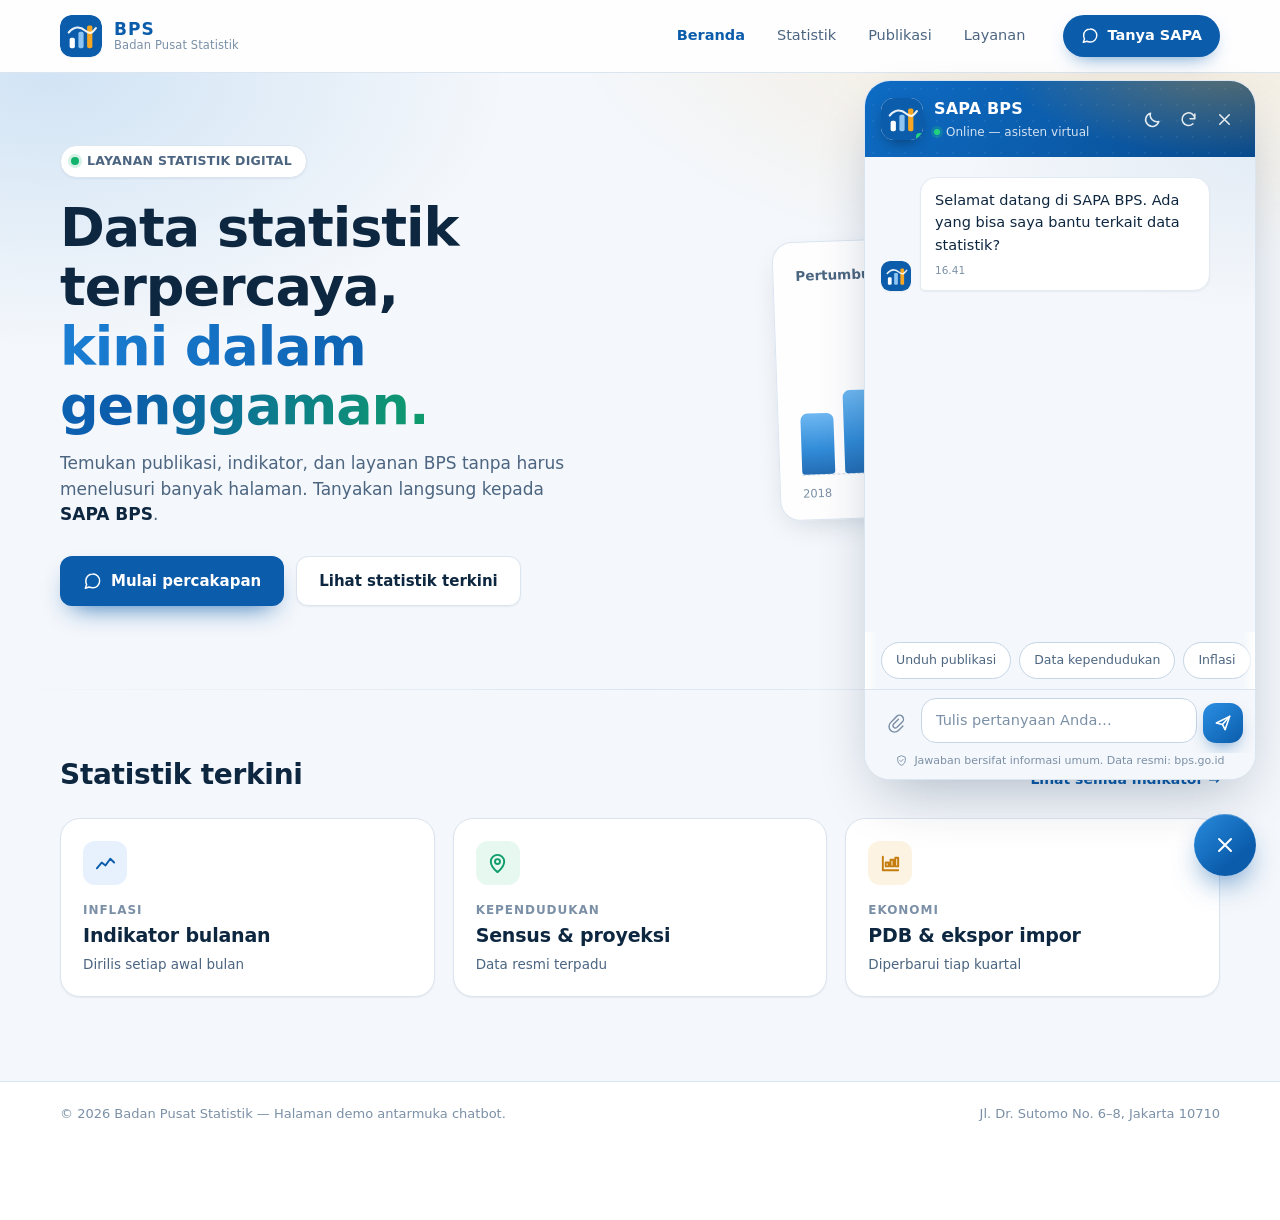
<file: index.html>
<!DOCTYPE html>
<html lang="id">
<head>
  <meta charset="UTF-8" />
  <meta name="viewport" content="width=device-width, initial-scale=1.0" />
  <meta name="description" content="SAPA BPS — Asisten virtual Badan Pusat Statistik untuk membantu menemukan data dan layanan statistik." />
  <title>SAPA BPS — Chatbot Statistik</title>
  <link rel="icon" href="data:image/svg+xml,%3Csvg xmlns='http://www.w3.org/2000/svg' viewBox='0 0 48 48'%3E%3Crect width='48' height='48' rx='12' fill='%230b5cab'/%3E%3Crect x='11' y='26' width='6' height='12' rx='2' fill='%23fff'/%3E%3Crect x='21' y='19' width='6' height='19' rx='2' fill='%238ec5f2'/%3E%3Crect x='31' y='12' width='6' height='26' rx='2' fill='%23f5a623'/%3E%3C/svg%3E" />
  <link rel="stylesheet" href="assets/css/style.css" />
</head>
<body data-theme="light">

  <a class="skip-link" href="#main">Lewati ke konten</a>

  <!-- ============ HEADER DEMO ============ -->
  <header class="site-header">
    <div class="container header-inner">
      <a class="brand" href="#" aria-label="Beranda BPS">
        <span class="brand-mark">
          <svg viewBox="0 0 48 48" aria-hidden="true">
            <rect width="48" height="48" rx="12" fill="#0b5cab" />
            <rect x="11" y="26" width="6" height="12" rx="2" fill="#ffffff" />
            <rect x="21" y="19" width="6" height="19" rx="2" fill="#8ec5f2" />
            <rect x="31" y="12" width="6" height="26" rx="2" fill="#f5a623" />
            <path d="M10 20c6-7 13-7 19-2s9 1 12-3" fill="none" stroke="#ffffff" stroke-width="2.5" stroke-linecap="round" opacity=".9" />
          </svg>
        </span>
        <span class="brand-text">
          <strong>BPS</strong>
          <small>Badan Pusat Statistik</small>
        </span>
      </a>

      <nav class="site-nav" aria-label="Navigasi utama">
        <a href="#" class="is-active">Beranda</a>
        <a href="#">Statistik</a>
        <a href="#">Publikasi</a>
        <a href="#">Layanan</a>
      </nav>

      <button class="header-cta" type="button">
        <svg viewBox="0 0 24 24" aria-hidden="true"><path d="M21 11.5a8.4 8.4 0 0 1-9 8.4 9.9 9.9 0 0 1-4.2-.9L3 20.5l1.6-4.6A8.3 8.3 0 0 1 3.6 11a8.4 8.4 0 0 1 8.4-8.4A8.4 8.4 0 0 1 21 11.5Z" fill="none" stroke="currentColor" stroke-width="1.9" stroke-linejoin="round"/></svg>
        Tanya SAPA
      </button>
    </div>
  </header>

  <main id="main">
    <!-- ============ HERO ============ -->
    <section class="hero">
      <div class="container hero-inner">
        <div class="hero-copy">
          <span class="eyebrow"><i></i> Layanan Statistik Digital</span>
          <h1>Data statistik terpercaya,<br /><span>kini dalam genggaman.</span></h1>
          <p>
            Temukan publikasi, indikator, dan layanan BPS tanpa harus menelusuri
            banyak halaman. Tanyakan langsung kepada <strong>SAPA BPS</strong>.
          </p>
          <div class="hero-actions">
            <button class="btn btn-primary" type="button">
              <svg viewBox="0 0 24 24" aria-hidden="true"><path d="M21 11.5a8.4 8.4 0 0 1-9 8.4 9.9 9.9 0 0 1-4.2-.9L3 20.5l1.6-4.6A8.3 8.3 0 0 1 3.6 11a8.4 8.4 0 0 1 8.4-8.4A8.4 8.4 0 0 1 21 11.5Z" fill="none" stroke="currentColor" stroke-width="1.9" stroke-linejoin="round"/></svg>
              Mulai percakapan
            </button>
            <a class="btn btn-ghost" href="#statistik">Lihat statistik terkini</a>
          </div>
        </div>

        <div class="hero-visual" aria-hidden="true">
          <div class="glass-card chart-card">
            <div class="chart-card-head">
              <span>Pertumbuhan Ekonomi</span>
              <span class="pill">Tahunan</span>
            </div>
            <div class="bars">
              <span style="--h:38%"></span>
              <span style="--h:52%"></span>
              <span style="--h:46%"></span>
              <span style="--h:64%"></span>
              <span style="--h:58%"></span>
              <span style="--h:78%"></span>
              <span style="--h:71%"></span>
              <span style="--h:88%"></span>
            </div>
            <div class="bars-axis"><span>2018</span><span>2020</span><span>2022</span><span>2024</span></div>
          </div>
          <div class="glass-card float-card">
            <span class="float-icon">
              <svg viewBox="0 0 24 24" aria-hidden="true"><path d="M4 19V5m0 14h16M8 15l3.5-4 3 2.5L20 7" fill="none" stroke="currentColor" stroke-width="2" stroke-linecap="round" stroke-linejoin="round"/></svg>
            </span>
            <div>
              <strong>1.000+</strong>
              <small>Publikasi tersedia</small>
            </div>
          </div>
        </div>
      </div>
    </section>

    <!-- ============ STATISTIK ============ -->
    <section class="stats" id="statistik">
      <div class="container">
        <div class="section-head">
          <h2>Statistik terkini</h2>
          <a href="#">Lihat semua indikator →</a>
        </div>
        <div class="stats-grid">
          <article class="stat-card">
            <span class="stat-icon" style="--tint:#e7f1fd;--ink:#0b5cab">
              <svg viewBox="0 0 24 24" aria-hidden="true"><path d="M3 17l5-6 4 3 5-7 4 4" fill="none" stroke="currentColor" stroke-width="2" stroke-linecap="round" stroke-linejoin="round"/></svg>
            </span>
            <p class="stat-label">Inflasi</p>
            <p class="stat-value">Indikator bulanan</p>
            <p class="stat-note">Dirilis setiap awal bulan</p>
          </article>
          <article class="stat-card">
            <span class="stat-icon" style="--tint:#e6f8f0;--ink:#0f9d6b">
              <svg viewBox="0 0 24 24" aria-hidden="true"><path d="M12 21s7-5.4 7-11a7 7 0 1 0-14 0c0 5.6 7 11 7 11Z" fill="none" stroke="currentColor" stroke-width="2" stroke-linejoin="round"/><circle cx="12" cy="10" r="2.6" fill="none" stroke="currentColor" stroke-width="2"/></svg>
            </span>
            <p class="stat-label">Kependudukan</p>
            <p class="stat-value">Sensus &amp; proyeksi</p>
            <p class="stat-note">Data resmi terpadu</p>
          </article>
          <article class="stat-card">
            <span class="stat-icon" style="--tint:#fdf3e2;--ink:#c47c0c">
              <svg viewBox="0 0 24 24" aria-hidden="true"><path d="M4 19V5m0 14h16M7 15h3v-4H7zm5 0h3V8h-3zm5 0h3V6h-3z" fill="none" stroke="currentColor" stroke-width="2" stroke-linecap="round" stroke-linejoin="round"/></svg>
            </span>
            <p class="stat-label">Ekonomi</p>
            <p class="stat-value">PDB &amp; ekspor impor</p>
            <p class="stat-note">Diperbarui tiap kuartal</p>
          </article>
        </div>
      </div>
    </section>
  </main>

  <footer class="site-footer">
    <div class="container footer-inner">
      <p>© 2026 Badan Pusat Statistik — Halaman demo antarmuka chatbot.</p>
      <p>Jl. Dr. Sutomo No. 6–8, Jakarta 10710</p>
    </div>
  </footer>

  <!-- ============ CHAT WIDGET ============ -->
  <div class="chat-widget is-open" id="chatWidget">
    <button class="chat-launcher" id="chatLauncher" type="button"
            aria-label="Tutup chatbot SAPA BPS" aria-expanded="true" aria-controls="chatPanel">
      <span class="launcher-icon launcher-icon--chat" aria-hidden="true">
        <svg viewBox="0 0 24 24"><path d="M21 11.5a8.4 8.4 0 0 1-9 8.4 9.9 9.9 0 0 1-4.2-.9L3 20.5l1.6-4.6A8.3 8.3 0 0 1 3.6 11a8.4 8.4 0 0 1 8.4-8.4A8.4 8.4 0 0 1 21 11.5Z" fill="none" stroke="currentColor" stroke-width="1.8" stroke-linejoin="round"/><circle cx="8.4" cy="11.3" r="1.1" fill="currentColor"/><circle cx="12" cy="11.3" r="1.1" fill="currentColor"/><circle cx="15.6" cy="11.3" r="1.1" fill="currentColor"/></svg>
      </span>
      <span class="launcher-icon launcher-icon--close" aria-hidden="true">
        <svg viewBox="0 0 24 24"><path d="M6 6l12 12M18 6L6 18" fill="none" stroke="currentColor" stroke-width="2" stroke-linecap="round"/></svg>
      </span>
    </button>

    <section class="chat-panel" id="chatPanel" role="dialog" aria-modal="false"
             aria-labelledby="chatTitle" aria-hidden="false">
      <header class="chat-header">
        <div class="chat-brand">
          <span class="chat-avatar" aria-hidden="true">
            <svg viewBox="0 0 48 48">
              <rect width="48" height="48" rx="12" fill="#0b5cab" />
              <rect x="11" y="26" width="6" height="12" rx="2" fill="#ffffff" />
              <rect x="21" y="19" width="6" height="19" rx="2" fill="#8ec5f2" />
              <rect x="31" y="12" width="6" height="26" rx="2" fill="#f5a623" />
              <path d="M10 20c6-7 13-7 19-2s9 1 12-3" fill="none" stroke="#ffffff" stroke-width="2.5" stroke-linecap="round" opacity=".9" />
            </svg>
            <span class="online-dot"></span>
          </span>
          <div class="chat-brand-text">
            <h2 id="chatTitle">SAPA BPS</h2>
            <p><span class="status-dot"></span> Online — asisten virtual</p>
          </div>
        </div>
        <div class="chat-actions">
          <button class="icon-btn" type="button" aria-label="Ganti tema" title="Ganti tema">
            <svg class="icon-moon" viewBox="0 0 24 24" aria-hidden="true"><path d="M20 14.5A8.5 8.5 0 0 1 9.5 4a8.5 8.5 0 1 0 10.5 10.5Z" fill="none" stroke="currentColor" stroke-width="1.9" stroke-linejoin="round"/></svg>
            <svg class="icon-sun" viewBox="0 0 24 24" aria-hidden="true"><circle cx="12" cy="12" r="4.2" fill="none" stroke="currentColor" stroke-width="1.9"/><path d="M12 2.8v2.2M12 19v2.2M2.8 12H5m14 0h2.2M5.5 5.5l1.6 1.6m9.8 9.8 1.6 1.6m0-13-1.6 1.6M7.1 16.9l-1.6 1.6" stroke="currentColor" stroke-width="1.9" stroke-linecap="round"/></svg>
          </button>
          <button class="icon-btn" type="button" aria-label="Mulai ulang percakapan" title="Mulai ulang">
            <svg viewBox="0 0 24 24" aria-hidden="true"><path d="M20 11a8 8 0 1 0-2.4 6.4M20 5v6h-6" fill="none" stroke="currentColor" stroke-width="1.9" stroke-linecap="round" stroke-linejoin="round"/></svg>
          </button>
          <button class="icon-btn icon-btn--close" type="button" aria-label="Tutup chatbot" title="Tutup">
            <svg viewBox="0 0 24 24" aria-hidden="true"><path d="M6 6l12 12M18 6L6 18" fill="none" stroke="currentColor" stroke-width="2" stroke-linecap="round"/></svg>
          </button>
        </div>
      </header>

      <div class="chat-messages" id="chatMessages" role="log" aria-live="polite" aria-label="Percakapan dengan SAPA BPS"></div>

      <div class="chat-suggestions" id="chatSuggestions" aria-label="Pertanyaan yang disarankan"></div>

      <form class="chat-form" id="chatForm" autocomplete="off">
        <button class="icon-btn attach-btn" type="button" aria-label="Lampirkan berkas" title="Lampirkan berkas">
          <svg viewBox="0 0 24 24" aria-hidden="true"><path d="m14.5 6.5-6.4 6.4a3 3 0 0 0 4.2 4.2l7-7a5 5 0 0 0-7.1-7.1L4.6 10.9a7 7 0 0 0 9.9 9.9l5.6-5.6" fill="none" stroke="currentColor" stroke-width="1.8" stroke-linecap="round" stroke-linejoin="round"/></svg>
        </button>
        <div class="input-wrap">
          <textarea id="chatInput" rows="1" maxlength="600" placeholder="Tulis pertanyaan Anda…" aria-label="Pesan untuk SAPA BPS"></textarea>
        </div>
        <button class="send-btn" id="sendBtn" type="submit" aria-label="Kirim pesan">
          <svg viewBox="0 0 24 24" aria-hidden="true"><path d="m4 12 16-8-5.5 16-3.2-6.3L4 12Z" fill="none" stroke="currentColor" stroke-width="1.9" stroke-linejoin="round" stroke-linecap="round"/><path d="M11.3 13.7 20 4" fill="none" stroke="currentColor" stroke-width="1.9" stroke-linecap="round"/></svg>
        </button>
      </form>

      <p class="chat-footer">
        <svg viewBox="0 0 24 24" aria-hidden="true"><path d="M12 3l7 3v5.5c0 4.4-3 7.7-7 9.5-4-1.8-7-5.1-7-9.5V6l7-3Z" fill="none" stroke="currentColor" stroke-width="1.7" stroke-linejoin="round"/><path d="m9 12 2 2 4-4" fill="none" stroke="currentColor" stroke-width="1.7" stroke-linecap="round" stroke-linejoin="round"/></svg>
        Jawaban bersifat informasi umum. Data resmi: bps.go.id
      </p>
    </section>
  </div>

  <script src="assets/js/config.js"></script>
  <script src="assets/js/chat.js"></script>
</body>
</html>
</file>
<file: assets/css/style.css>
/* ==========================================================================
   SAPA BPS — Chatbot UI
   Struktur:
   1. Design tokens & reset
   2. Halaman demo (header, hero, statistik, footer)
   3. Widget chat
   4. Responsif
   ========================================================================== */

/* ---------- 1. Tokens & reset ---------- */
:root {
  --font: "Inter", "Segoe UI", system-ui, -apple-system, "Helvetica Neue", Arial, sans-serif;

  --bg: #f4f7fb;
  --surface: #ffffff;
  --surface-soft: #eef4fa;
  --line: #dbe5f0;
  --line-strong: #c6d5e6;

  --text: #0e2740;
  --text-soft: #4c6580;
  --text-muted: #7b90a6;

  --primary: #0b5cab;
  --primary-strong: #084a8c;
  --primary-soft: #e8f1fb;
  --accent: #f5a623;
  --accent-soft: #fef4e2;
  --success: #10b26c;

  --bubble-bot: #f2f6fb;
  --bubble-bot-line: #e2eaf3;
  --bubble-user: linear-gradient(135deg, #1b7fd4 0%, #0b5cab 100%);
  --bubble-user-text: #ffffff;

  --shadow-sm: 0 1px 2px rgba(13, 39, 64, .06);
  --shadow-md: 0 10px 30px -12px rgba(13, 45, 80, .22);
  --shadow-lg: 0 24px 60px -18px rgba(9, 38, 71, .32);
  --ring: 0 0 0 3px rgba(27, 127, 212, .28);

  --radius-sm: 10px;
  --radius-md: 14px;
  --radius-lg: 20px;
  --radius-xl: 26px;

  color-scheme: light;
}

[data-theme="dark"] {
  --bg: #071522;
  --surface: #0d2133;
  --surface-soft: #122b41;
  --line: #1e3a52;
  --line-strong: #2a4a67;

  --text: #e8f1fa;
  --text-soft: #a8c0d6;
  --text-muted: #7d97af;

  --primary: #3d9be9;
  --primary-strong: #1b7fd4;
  --primary-soft: #122f49;
  --accent: #f7b84b;
  --accent-soft: #3a2c10;

  --bubble-bot: #122a3f;
  --bubble-bot-line: #1d3d58;
  --bubble-user: linear-gradient(135deg, #2b8fe0 0%, #1668b3 100%);
  --bubble-user-text: #ffffff;

  --shadow-sm: 0 1px 2px rgba(0, 0, 0, .4);
  --shadow-md: 0 10px 30px -12px rgba(0, 0, 0, .55);
  --shadow-lg: 0 24px 60px -18px rgba(0, 0, 0, .7);
  --ring: 0 0 0 3px rgba(61, 155, 233, .35);

  color-scheme: dark;
}

*,
*::before,
*::after { box-sizing: border-box; }

html { -webkit-text-size-adjust: 100%; scroll-behavior: smooth; }

body {
  margin: 0;
  font-family: var(--font);
  font-size: 16px;
  line-height: 1.5;
  color: var(--text);
  background: var(--bg);
  -webkit-font-smoothing: antialiased;
  transition: background-color .25s ease, color .25s ease;
}

button,
textarea { font: inherit; color: inherit; }

button { cursor: pointer; }

a { color: var(--primary); }

svg { display: block; }

.skip-link {
  position: absolute;
  top: -100px;
  left: 16px;
  z-index: 100;
  padding: 10px 16px;
  border-radius: 0 0 10px 10px;
  background: var(--primary);
  color: #fff;
  text-decoration: none;
  transition: top .2s ease;
}
.skip-link:focus { top: 0; }

:focus-visible {
  outline: 2px solid var(--primary);
  outline-offset: 2px;
}

.container {
  width: min(1160px, 100% - 48px);
  margin-inline: auto;
}

/* ---------- 2. Halaman demo ---------- */
.site-header {
  position: sticky;
  top: 0;
  z-index: 20;
  background: var(--surface);
  background: color-mix(in srgb, var(--surface) 86%, transparent);
  backdrop-filter: blur(14px);
  -webkit-backdrop-filter: blur(14px);
  border-bottom: 1px solid var(--line);
}

.header-inner {
  display: flex;
  align-items: center;
  gap: 24px;
  height: 72px;
}

.brand {
  display: inline-flex;
  align-items: center;
  gap: 12px;
  text-decoration: none;
  color: var(--text);
  margin-right: auto;
}

.brand-mark { width: 42px; height: 42px; flex: none; }
.brand-mark svg { width: 100%; height: 100%; border-radius: 12px; box-shadow: var(--shadow-sm); }

.brand-text { display: flex; flex-direction: column; line-height: 1.15; }
.brand-text strong { font-size: 17px; letter-spacing: .06em; color: var(--primary); }
.brand-text small { font-size: 11.5px; color: var(--text-muted); letter-spacing: .01em; }

.site-nav { display: flex; gap: 4px; }

.site-nav a {
  position: relative;
  padding: 8px 14px;
  border-radius: 999px;
  font-size: 14.5px;
  font-weight: 500;
  color: var(--text-soft);
  text-decoration: none;
  transition: color .18s ease, background-color .18s ease;
}
.site-nav a:hover { color: var(--primary); background: var(--primary-soft); }
.site-nav a.is-active { color: var(--primary); font-weight: 600; }

.header-cta {
  display: inline-flex;
  align-items: center;
  gap: 8px;
  padding: 10px 18px;
  border: 0;
  border-radius: 999px;
  background: var(--primary);
  color: #fff;
  font-size: 14.5px;
  font-weight: 600;
  box-shadow: 0 8px 20px -10px rgba(11, 92, 171, .8);
  transition: transform .18s ease, box-shadow .18s ease, background-color .18s ease;
}
.header-cta:hover { background: var(--primary-strong); transform: translateY(-1px); }
.header-cta svg { width: 18px; height: 18px; }

/* Hero */
.hero {
  position: relative;
  overflow: hidden;
  padding: 72px 0 84px;
  background:
    radial-gradient(900px 420px at 88% -10%, rgba(245, 166, 35, .16), transparent 62%),
    radial-gradient(760px 460px at 4% 0%, rgba(27, 127, 212, .16), transparent 60%);
}

.hero::after {
  content: "";
  position: absolute;
  inset: auto 0 0 0;
  height: 1px;
  background: linear-gradient(90deg, transparent, var(--line), transparent);
}

.hero-inner {
  display: grid;
  grid-template-columns: 1.08fr .92fr;
  align-items: center;
  gap: 56px;
}

.eyebrow {
  display: inline-flex;
  align-items: center;
  gap: 8px;
  padding: 6px 14px 6px 10px;
  border-radius: 999px;
  background: var(--surface);
  border: 1px solid var(--line);
  box-shadow: var(--shadow-sm);
  font-size: 12.5px;
  font-weight: 600;
  color: var(--text-soft);
  letter-spacing: .02em;
  text-transform: uppercase;
}
.eyebrow i {
  width: 8px; height: 8px;
  border-radius: 50%;
  background: var(--success);
  box-shadow: 0 0 0 3px rgba(16, 178, 108, .18);
}

.hero h1 {
  margin: 20px 0 16px;
  font-size: clamp(34px, 4.4vw, 54px);
  line-height: 1.1;
  letter-spacing: -.02em;
  font-weight: 800;
  overflow-wrap: break-word;
}
.hero h1 span {
  background: linear-gradient(100deg, #1b7fd4, #0b5cab 55%, #0f9d6b);
  -webkit-background-clip: text;
  background-clip: text;
  color: transparent;
}

.hero-copy > p {
  max-width: 520px;
  margin: 0 0 28px;
  font-size: 17px;
  color: var(--text-soft);
}
.hero-copy strong { color: var(--text); }

.hero-actions { display: flex; flex-wrap: wrap; gap: 12px; }

.btn {
  display: inline-flex;
  align-items: center;
  gap: 9px;
  padding: 13px 22px;
  border-radius: 12px;
  border: 1px solid transparent;
  font-size: 15px;
  font-weight: 600;
  text-decoration: none;
  transition: transform .18s ease, box-shadow .18s ease, background-color .18s ease, border-color .18s ease;
}
.btn svg { width: 19px; height: 19px; }

.btn-primary {
  background: var(--primary);
  color: #fff;
  box-shadow: 0 12px 26px -12px rgba(11, 92, 171, .9);
}
.btn-primary:hover { background: var(--primary-strong); transform: translateY(-2px); }

.btn-ghost {
  background: var(--surface);
  color: var(--text);
  border-color: var(--line);
  box-shadow: var(--shadow-sm);
}
.btn-ghost:hover { border-color: var(--line-strong); transform: translateY(-2px); }

/* Hero visual */
.hero-visual {
  position: relative;
  min-height: 340px;
  display: grid;
  place-items: center;
}

.glass-card {
  background: var(--surface);
  background: color-mix(in srgb, var(--surface) 92%, transparent);
  border: 1px solid var(--line);
  border-radius: var(--radius-lg);
  box-shadow: var(--shadow-md);
}

.chart-card {
  width: min(380px, 100%);
  padding: 20px 22px 16px;
  transform: rotate(-2deg);
}

.chart-card-head {
  display: flex;
  align-items: center;
  justify-content: space-between;
  gap: 12px;
  margin-bottom: 18px;
  font-size: 13.5px;
  font-weight: 600;
  color: var(--text-soft);
}
.pill {
  padding: 4px 10px;
  border-radius: 999px;
  background: var(--accent-soft);
  color: #a26a0a;
  font-size: 11.5px;
  font-weight: 600;
}
[data-theme="dark"] .pill { color: var(--accent); }

.bars {
  display: flex;
  align-items: flex-end;
  gap: 10px;
  height: 170px;
  padding-top: 8px;
  border-bottom: 1px dashed var(--line-strong);
}
.bars span {
  flex: 1;
  height: var(--h);
  border-radius: 7px 7px 3px 3px;
  background: linear-gradient(180deg, #5eb0f0, #1b7fd4 60%, #0b5cab);
  opacity: .9;
  animation: barGrow .9s cubic-bezier(.2, .8, .3, 1) backwards;
}
.bars span:nth-child(1) { animation-delay: .05s; }
.bars span:nth-child(2) { animation-delay: .1s; }
.bars span:nth-child(3) { animation-delay: .15s; }
.bars span:nth-child(4) { animation-delay: .2s; }
.bars span:nth-child(5) { animation-delay: .25s; }
.bars span:nth-child(6) { animation-delay: .3s; opacity: 1; background: linear-gradient(180deg, #ffc76b, #f5a623 65%, #d98a0e); }
.bars span:nth-child(7) { animation-delay: .35s; opacity: 1; background: linear-gradient(180deg, #ffc76b, #f5a623 65%, #d98a0e); }
.bars span:nth-child(8) { animation-delay: .4s; opacity: 1; background: linear-gradient(180deg, #ffc76b, #f5a623 65%, #d98a0e); }

@keyframes barGrow { from { height: 0; } }

.bars-axis {
  display: flex;
  justify-content: space-between;
  margin-top: 10px;
  font-size: 11.5px;
  color: var(--text-muted);
}

.float-card {
  position: absolute;
  right: -6px;
  bottom: 6px;
  display: flex;
  align-items: center;
  gap: 12px;
  padding: 14px 18px;
  animation: floatY 5.5s ease-in-out infinite;
}
.float-card strong { display: block; font-size: 17px; line-height: 1.2; }
.float-card small { font-size: 12px; color: var(--text-muted); }

.float-icon {
  display: grid;
  place-items: center;
  width: 40px; height: 40px;
  border-radius: 12px;
  background: var(--primary-soft);
  color: var(--primary);
}
.float-icon svg { width: 22px; height: 22px; }

@keyframes floatY {
  0%, 100% { transform: translateY(0); }
  50% { transform: translateY(-9px); }
}

/* Statistik */
.stats { padding: 64px 0 84px; }

.section-head {
  display: flex;
  align-items: baseline;
  justify-content: space-between;
  gap: 16px;
  margin-bottom: 22px;
}
.section-head h2 {
  margin: 0;
  font-size: clamp(22px, 2.6vw, 28px);
  letter-spacing: -.01em;
}
.section-head a {
  font-size: 14px;
  font-weight: 600;
  text-decoration: none;
  color: var(--primary);
}
.section-head a:hover { text-decoration: underline; }

.stats-grid {
  display: grid;
  grid-template-columns: repeat(3, 1fr);
  gap: 18px;
}

.stat-card {
  padding: 22px;
  border: 1px solid var(--line);
  border-radius: var(--radius-lg);
  background: var(--surface);
  box-shadow: var(--shadow-sm);
  transition: transform .2s ease, box-shadow .2s ease, border-color .2s ease;
}
.stat-card:hover {
  transform: translateY(-3px);
  box-shadow: var(--shadow-md);
  border-color: var(--line-strong);
}

.stat-icon {
  display: grid;
  place-items: center;
  width: 44px; height: 44px;
  margin-bottom: 16px;
  border-radius: 12px;
  background: var(--tint);
  color: var(--ink);
}
[data-theme="dark"] .stat-icon { background: color-mix(in srgb, var(--ink) 18%, transparent); color: var(--ink); }
.stat-icon svg { width: 23px; height: 23px; }

.stat-label {
  margin: 0 0 2px;
  font-size: 12px;
  font-weight: 700;
  letter-spacing: .08em;
  text-transform: uppercase;
  color: var(--text-muted);
}
.stat-value {
  margin: 0 0 4px;
  font-size: 19px;
  font-weight: 700;
  letter-spacing: -.01em;
}
.stat-note { margin: 0; font-size: 13.5px; color: var(--text-soft); }

/* Footer */
.site-footer {
  border-top: 1px solid var(--line);
  background: var(--surface);
  padding: 22px 0 96px;
}
.footer-inner {
  display: flex;
  flex-wrap: wrap;
  gap: 8px 24px;
  justify-content: space-between;
  font-size: 13px;
  color: var(--text-muted);
}
.footer-inner p { margin: 0; }

/* ---------- 3. Widget chat ---------- */
.chat-widget {
  position: fixed;
  right: 24px;
  bottom: 24px;
  z-index: 60;
  font-size: 15px;
}

/* Launcher */
.chat-launcher {
  position: relative;
  display: grid;
  place-items: center;
  width: 62px;
  height: 62px;
  margin-left: auto;
  border: 0;
  border-radius: 50%;
  color: #fff;
  background: linear-gradient(140deg, #2a8fe3, #0b5cab 70%);
  box-shadow: 0 14px 30px -10px rgba(11, 92, 171, .75), inset 0 1px 0 rgba(255, 255, 255, .25);
  transition: transform .22s cubic-bezier(.2, .8, .3, 1), box-shadow .22s ease;
}
.chat-launcher:hover { transform: translateY(-2px) scale(1.04); }
.chat-launcher:active { transform: scale(.97); }

.chat-launcher::before {
  content: "";
  position: absolute;
  inset: 0;
  border-radius: 50%;
  background: rgba(27, 127, 212, .45);
  animation: pulse 2.6s ease-out infinite;
  z-index: -1;
}
.chat-widget.is-open .chat-launcher::before { animation: none; opacity: 0; }

@keyframes pulse {
  0% { transform: scale(1); opacity: .7; }
  70% { transform: scale(1.55); opacity: 0; }
  100% { opacity: 0; }
}

.launcher-icon {
  grid-area: 1 / 1;
  width: 28px; height: 28px;
  transition: transform .25s ease, opacity .25s ease;
}
.launcher-icon svg { width: 100%; height: 100%; }
.launcher-icon--close { width: 24px; height: 24px; opacity: 0; transform: rotate(-90deg) scale(.6); }

.chat-widget.is-open .launcher-icon--chat { opacity: 0; transform: rotate(90deg) scale(.6); }
.chat-widget.is-open .launcher-icon--close { opacity: 1; transform: rotate(0) scale(1); }

.launcher-badge[hidden] { display: none; }

.launcher-badge {
  position: absolute;
  top: -2px;
  right: -2px;
  min-width: 22px;
  height: 22px;
  padding: 0 6px;
  display: grid;
  place-items: center;
  border-radius: 999px;
  background: #ef4444;
  color: #fff;
  font-size: 11.5px;
  font-weight: 700;
  border: 2px solid var(--bg);
}

/* Panel */
.chat-panel {
  position: absolute;
  right: 0;
  bottom: 96px;
  display: flex;
  flex-direction: column;
  width: 392px;
  height: min(700px, calc(100dvh - 120px));
  overflow: hidden;
  border: 1px solid var(--line);
  border-radius: var(--radius-xl);
  background: var(--surface);
  box-shadow: var(--shadow-lg);
  transform-origin: bottom right;
  opacity: 0;
  visibility: hidden;
  transform: translateY(16px) scale(.96);
  transition: opacity .22s ease, transform .26s cubic-bezier(.2, .8, .3, 1), visibility .22s;
}

.chat-widget.is-open .chat-panel {
  opacity: 1;
  visibility: visible;
  transform: translateY(0) scale(1);
}

/* Header panel */
.chat-header {
  position: relative;
  display: flex;
  align-items: center;
  gap: 12px;
  padding: 16px 14px 16px 16px;
  color: #fff;
  background:
    radial-gradient(320px 140px at 92% -30%, rgba(245, 166, 35, .38), transparent 70%),
    linear-gradient(128deg, #0e6cc4 0%, #0b5cab 52%, #084a8c 100%);
}
.chat-header::after {
  content: "";
  position: absolute;
  inset: 0;
  background-image: radial-gradient(rgba(255, 255, 255, .16) 1px, transparent 1px);
  background-size: 16px 16px;
  opacity: .35;
  pointer-events: none;
}

.chat-brand {
  position: relative;
  z-index: 1;
  display: flex;
  align-items: center;
  gap: 11px;
  min-width: 0;
  margin-right: auto;
}

.chat-avatar {
  position: relative;
  flex: none;
  width: 42px;
  height: 42px;
  border-radius: 13px;
  overflow: hidden;
  box-shadow: 0 6px 16px -6px rgba(0, 0, 0, .5);
  background: #fff;
}
.chat-avatar svg { width: 100%; height: 100%; }

.online-dot {
  position: absolute;
  right: -2px;
  bottom: -2px;
  width: 11px;
  height: 11px;
  border-radius: 50%;
  background: #22d27e;
  border: 2px solid #0b5cab;
}

.chat-brand-text { min-width: 0; }
.chat-brand-text h2 {
  margin: 0;
  font-size: 16px;
  font-weight: 700;
  letter-spacing: .01em;
  white-space: nowrap;
}
.chat-brand-text p {
  display: flex;
  align-items: center;
  gap: 6px;
  margin: 2px 0 0;
  font-size: 12px;
  color: rgba(255, 255, 255, .82);
  white-space: nowrap;
}
.status-dot {
  width: 6px; height: 6px;
  border-radius: 50%;
  background: #22d27e;
  box-shadow: 0 0 0 3px rgba(34, 210, 126, .22);
}

.chat-actions {
  position: relative;
  z-index: 1;
  display: flex;
  gap: 2px;
}

.icon-btn {
  display: grid;
  place-items: center;
  width: 34px;
  height: 34px;
  padding: 0;
  border: 0;
  border-radius: 10px;
  background: transparent;
  color: inherit;
  transition: background-color .16s ease, color .16s ease, transform .16s ease;
}
.icon-btn svg { width: 19px; height: 19px; }
.chat-actions .icon-btn { color: rgba(255, 255, 255, .88); }
.chat-actions .icon-btn:hover { background: rgba(255, 255, 255, .16); color: #fff; }
.icon-btn:active { transform: scale(.94); }

.icon-sun { display: none; }
[data-theme="dark"] .icon-moon { display: none; }
[data-theme="dark"] .icon-sun { display: block; }

/* Messages */
.chat-messages {
  flex: 1;
  display: flex;
  flex-direction: column;
  gap: 14px;
  padding: 20px 16px 8px;
  overflow-y: auto;
  overscroll-behavior: contain;
  background:
    radial-gradient(420px 220px at 100% 0%, color-mix(in srgb, var(--primary) 7%, transparent), transparent 70%),
    var(--bg);
  scrollbar-width: thin;
  scrollbar-color: var(--line-strong) transparent;
}
.chat-messages::-webkit-scrollbar { width: 8px; }
.chat-messages::-webkit-scrollbar-thumb {
  background: var(--line-strong);
  border-radius: 999px;
  border: 2px solid transparent;
  background-clip: padding-box;
}

.msg {
  display: flex;
  align-items: flex-end;
  gap: 9px;
  max-width: 92%;
  animation: msgIn .28s cubic-bezier(.2, .8, .3, 1) both;
}
.msg--bot { align-self: flex-start; }
.msg--user { align-self: flex-end; flex-direction: row-reverse; }

@keyframes msgIn {
  from { opacity: 0; transform: translateY(8px); }
}

.msg-avatar {
  flex: none;
  width: 30px;
  height: 30px;
  border-radius: 9px;
  overflow: hidden;
  box-shadow: var(--shadow-sm);
  background: var(--surface);
}
.msg-avatar svg { width: 100%; height: 100%; }
.msg--user .msg-avatar { display: none; }

.bubble {
  position: relative;
  padding: 11px 14px;
  border-radius: 16px;
  font-size: 14.5px;
  line-height: 1.55;
  word-break: break-word;
  overflow-wrap: anywhere;
}

.msg--bot .bubble {
  background: var(--surface);
  border: 1px solid var(--bubble-bot-line);
  border-bottom-left-radius: 5px;
  color: var(--text);
  box-shadow: var(--shadow-sm);
}

.msg--user .bubble {
  background: var(--bubble-user);
  color: var(--bubble-user-text);
  border-bottom-right-radius: 5px;
  box-shadow: 0 8px 18px -10px rgba(11, 92, 171, .7);
}

.bubble p { margin: 0; }
.bubble p + p { margin-top: 8px; }
.bubble strong { font-weight: 650; }
.bubble ul { margin: 8px 0 0; padding-left: 18px; }
.bubble li + li { margin-top: 4px; }
.bubble a {
  color: var(--primary);
  font-weight: 600;
  text-decoration: none;
  border-bottom: 1px solid color-mix(in srgb, var(--primary) 35%, transparent);
}
.bubble a:hover { border-bottom-color: var(--primary); }
.msg--user .bubble a { color: #fff; }

.msg-meta {
  display: flex;
  align-items: center;
  gap: 4px;
  margin-top: 6px;
  font-size: 10.5px;
  color: var(--text-muted);
}
.msg--user .msg-meta { justify-content: flex-end; color: rgba(255, 255, 255, .75); }
.msg-meta svg { width: 13px; height: 13px; }

/* Kartu sumber */
.sources {
  margin-top: 10px;
  padding: 9px 11px;
  border-radius: 11px;
  background: var(--surface-soft);
  border: 1px dashed var(--line-strong);
  font-size: 12.5px;
}
.sources-title {
  display: flex;
  align-items: center;
  gap: 6px;
  margin-bottom: 5px;
  font-size: 11px;
  font-weight: 700;
  letter-spacing: .06em;
  text-transform: uppercase;
  color: var(--text-muted);
}
.sources-title svg { width: 13px; height: 13px; }
.sources a { display: inline-block; margin-right: 10px; line-height: 1.7; }

/* Typing */
.typing .bubble {
  display: inline-flex;
  align-items: center;
  gap: 5px;
  padding: 14px 16px;
}
.typing span {
  width: 7px;
  height: 7px;
  border-radius: 50%;
  background: var(--primary);
  opacity: .4;
  animation: typingDot 1.15s ease-in-out infinite;
}
.typing span:nth-child(2) { animation-delay: .15s; }
.typing span:nth-child(3) { animation-delay: .3s; }

@keyframes typingDot {
  0%, 60%, 100% { opacity: .35; transform: translateY(0); }
  30% { opacity: 1; transform: translateY(-4px); }
}

/* Quick suggestions */
.chat-suggestions {
  display: flex;
  gap: 8px;
  padding: 10px 16px;
  overflow-x: auto;
  background: var(--bg);
  scrollbar-width: none;
  -webkit-mask-image: linear-gradient(90deg, transparent, #000 12px, #000 calc(100% - 12px), transparent);
  mask-image: linear-gradient(90deg, transparent, #000 12px, #000 calc(100% - 12px), transparent);
}
.chat-suggestions::-webkit-scrollbar { display: none; }

.chat-suggestions button {
  flex: none;
  padding: 8px 14px;
  border: 1px solid var(--line-strong);
  border-radius: 999px;
  background: var(--surface);
  color: var(--text-soft);
  font-size: 12.5px;
  font-weight: 500;
  white-space: nowrap;
  transition: border-color .16s ease, color .16s ease, background-color .16s ease, transform .16s ease;
}
.chat-suggestions button:hover {
  border-color: var(--primary);
  color: var(--primary);
  background: var(--primary-soft);
  transform: translateY(-1px);
}
.chat-suggestions button:active { transform: translateY(0); }

/* Form */
.chat-form {
  display: flex;
  align-items: flex-end;
  gap: 6px;
  padding: 8px 12px 10px;
  background: var(--bg);
  border-top: 1px solid var(--line);
}

.attach-btn {
  flex: none;
  width: 38px;
  height: 38px;
  color: var(--text-muted);
  border-radius: 12px;
}
.attach-btn:hover { background: var(--surface-soft); color: var(--primary); }

.input-wrap {
  flex: 1;
  min-width: 0;
  padding: 2px;
  border-radius: 15px;
  background: var(--surface);
  border: 1px solid var(--line-strong);
  transition: border-color .16s ease, box-shadow .16s ease;
}
.input-wrap:focus-within {
  border-color: var(--primary);
  box-shadow: var(--ring);
}

#chatInput {
  display: block;
  width: 100%;
  max-height: 108px;
  padding: 9px 12px;
  border: 0;
  border-radius: 14px;
  background: transparent;
  color: var(--text);
  font-size: 14.5px;
  line-height: 1.45;
  resize: none;
  outline: none;
  scrollbar-width: thin;
}
#chatInput::placeholder { color: var(--text-muted); }

.send-btn {
  flex: none;
  display: grid;
  place-items: center;
  width: 40px;
  height: 40px;
  padding: 0;
  border: 0;
  border-radius: 13px;
  background: linear-gradient(140deg, #2a8fe3, #0b5cab);
  color: #fff;
  box-shadow: 0 8px 18px -8px rgba(11, 92, 171, .8);
  transition: transform .16s ease, opacity .16s ease, filter .16s ease;
}
.send-btn svg { width: 20px; height: 20px; }
.send-btn:hover:not(:disabled) { filter: brightness(1.08); transform: translateY(-1px); }
.send-btn:active:not(:disabled) { transform: scale(.95); }
.send-btn:disabled {
  opacity: .45;
  box-shadow: none;
  cursor: not-allowed;
  filter: grayscale(.35);
}

.chat-footer {
  display: flex;
  align-items: center;
  justify-content: center;
  gap: 6px;
  margin: 0;
  padding: 0 12px 10px;
  background: var(--bg);
  font-size: 11px;
  color: var(--text-muted);
  text-align: center;
}
.chat-footer svg { width: 13px; height: 13px; flex: none; }

/* ---------- 4. Responsif ---------- */
@media (max-width: 980px) {
  .hero-inner { grid-template-columns: 1fr; gap: 40px; }
  .hero-visual { min-height: 300px; }
  .chart-card { transform: none; }
  .float-card { right: 8px; }
  .site-nav { display: none; }
}

@media (max-width: 720px) {
  .container { width: calc(100% - 32px); }
  .hero { padding: 48px 0 56px; }
  .stats { padding: 44px 0 64px; }
  .stats-grid { grid-template-columns: 1fr; }
  .section-head { flex-direction: column; align-items: flex-start; gap: 6px; }
  .brand-text small { display: none; }
  .header-cta { padding: 9px 14px; font-size: 13.5px; }
  .footer-inner { flex-direction: column; }
}

@media (max-width: 560px) {
  .chat-widget {
    right: 16px;
    bottom: 16px;
    left: 16px;
  }
  .chat-launcher { margin-left: auto; }

  .chat-panel {
    position: fixed;
    inset: 0;
    width: 100%;
    height: 100dvh;
    border: 0;
    border-radius: 0;
    transform-origin: bottom center;
  }
  .chat-widget.is-open .chat-launcher { display: none; }

  .chat-messages { padding: 18px 14px 6px; }
  .chat-suggestions { padding: 8px 14px; }
  .chat-form { padding: 8px 10px 10px; }
  .chat-footer { padding-bottom: max(10px, env(safe-area-inset-bottom)); }

  .chat-header { padding-top: max(16px, env(safe-area-inset-top)); }
}

@media (prefers-reduced-motion: reduce) {
  *,
  *::before,
  *::after {
    animation-duration: .001ms !important;
    animation-iteration-count: 1 !important;
    transition-duration: .001ms !important;
    scroll-behavior: auto !important;
  }
}
</file>
